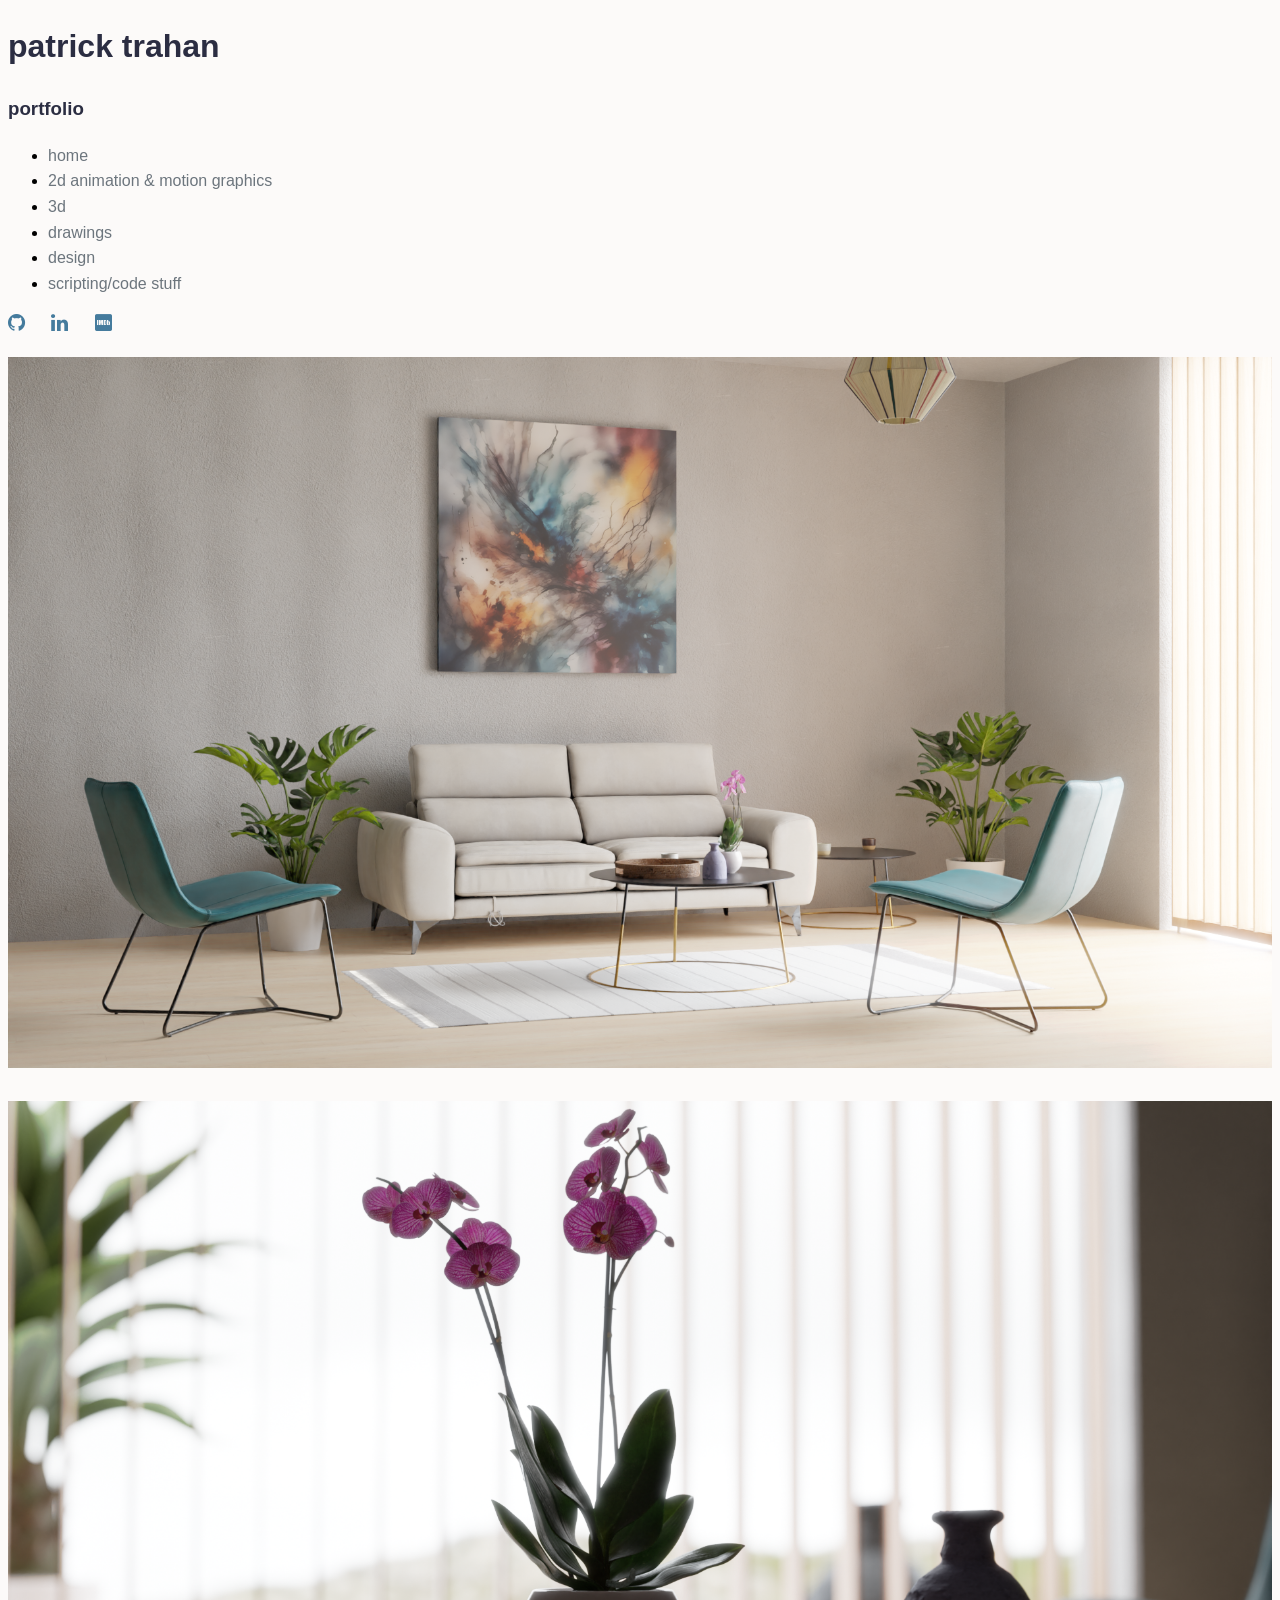
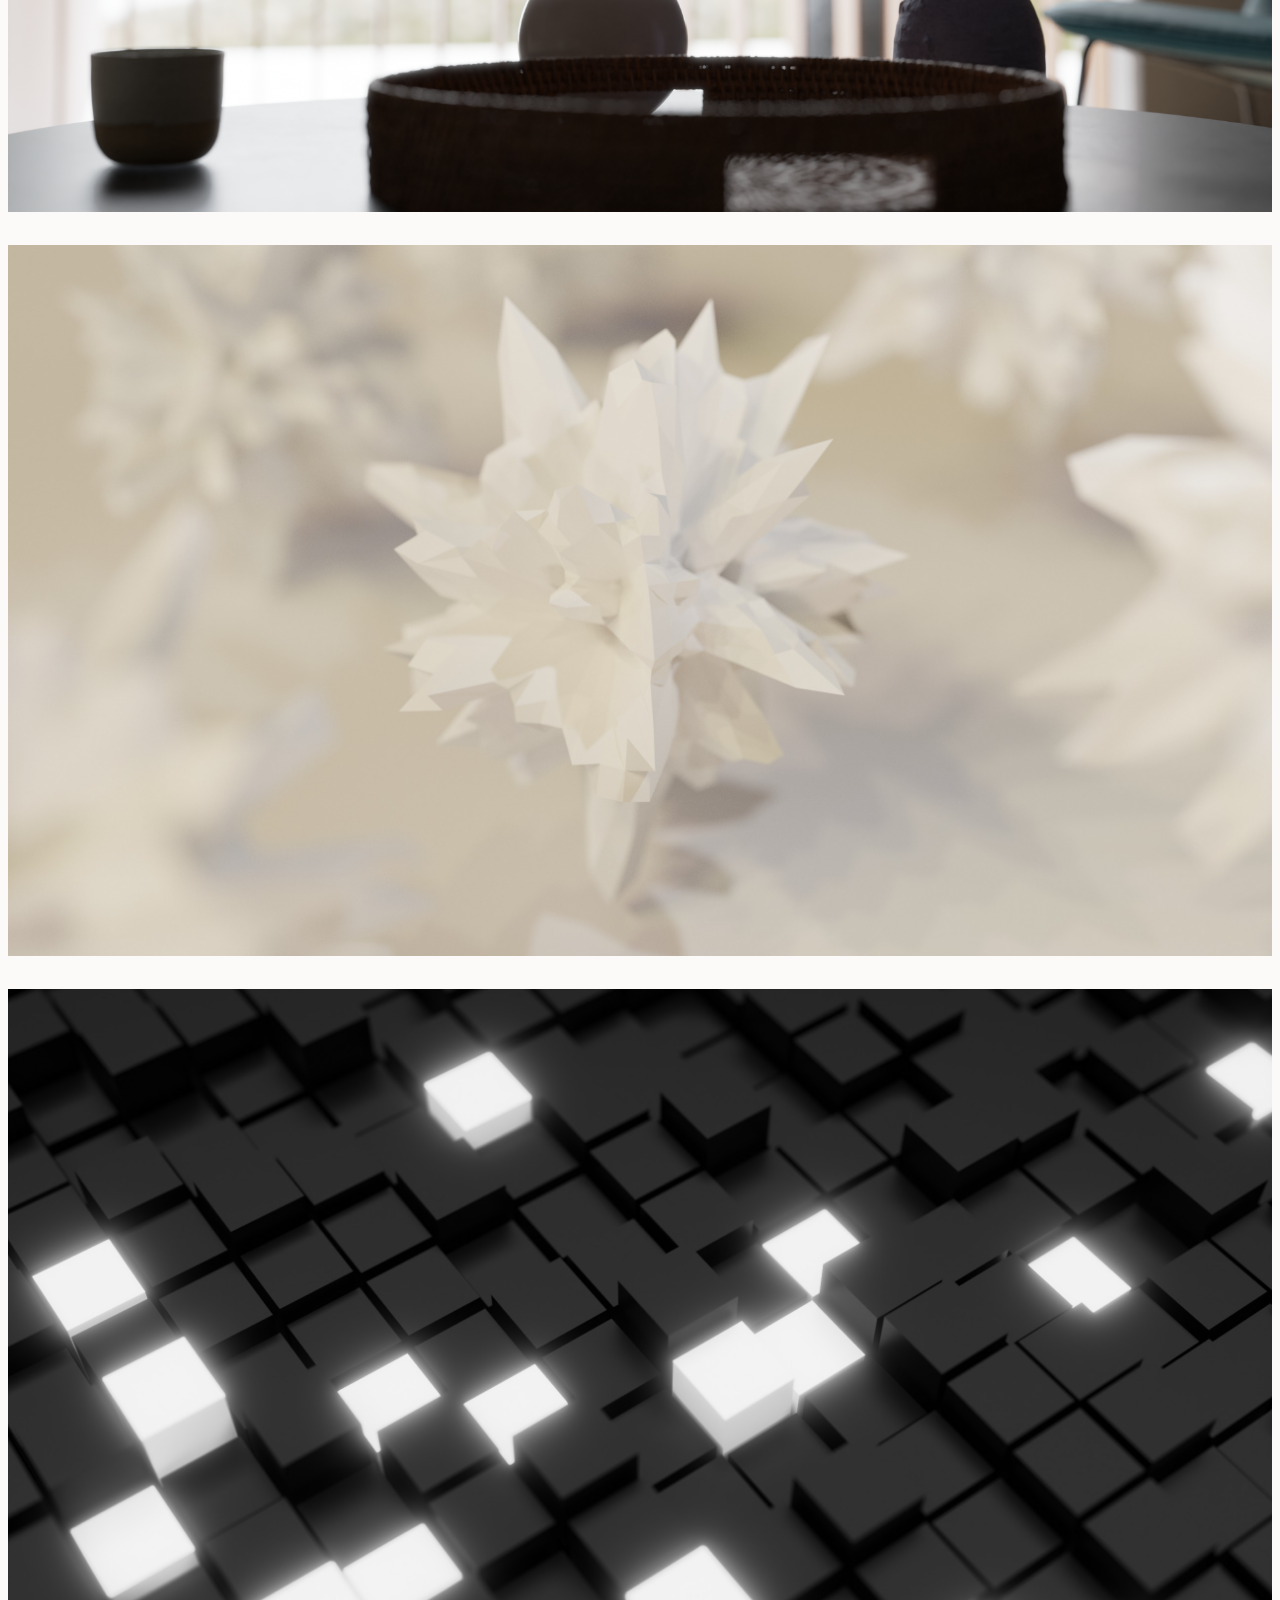
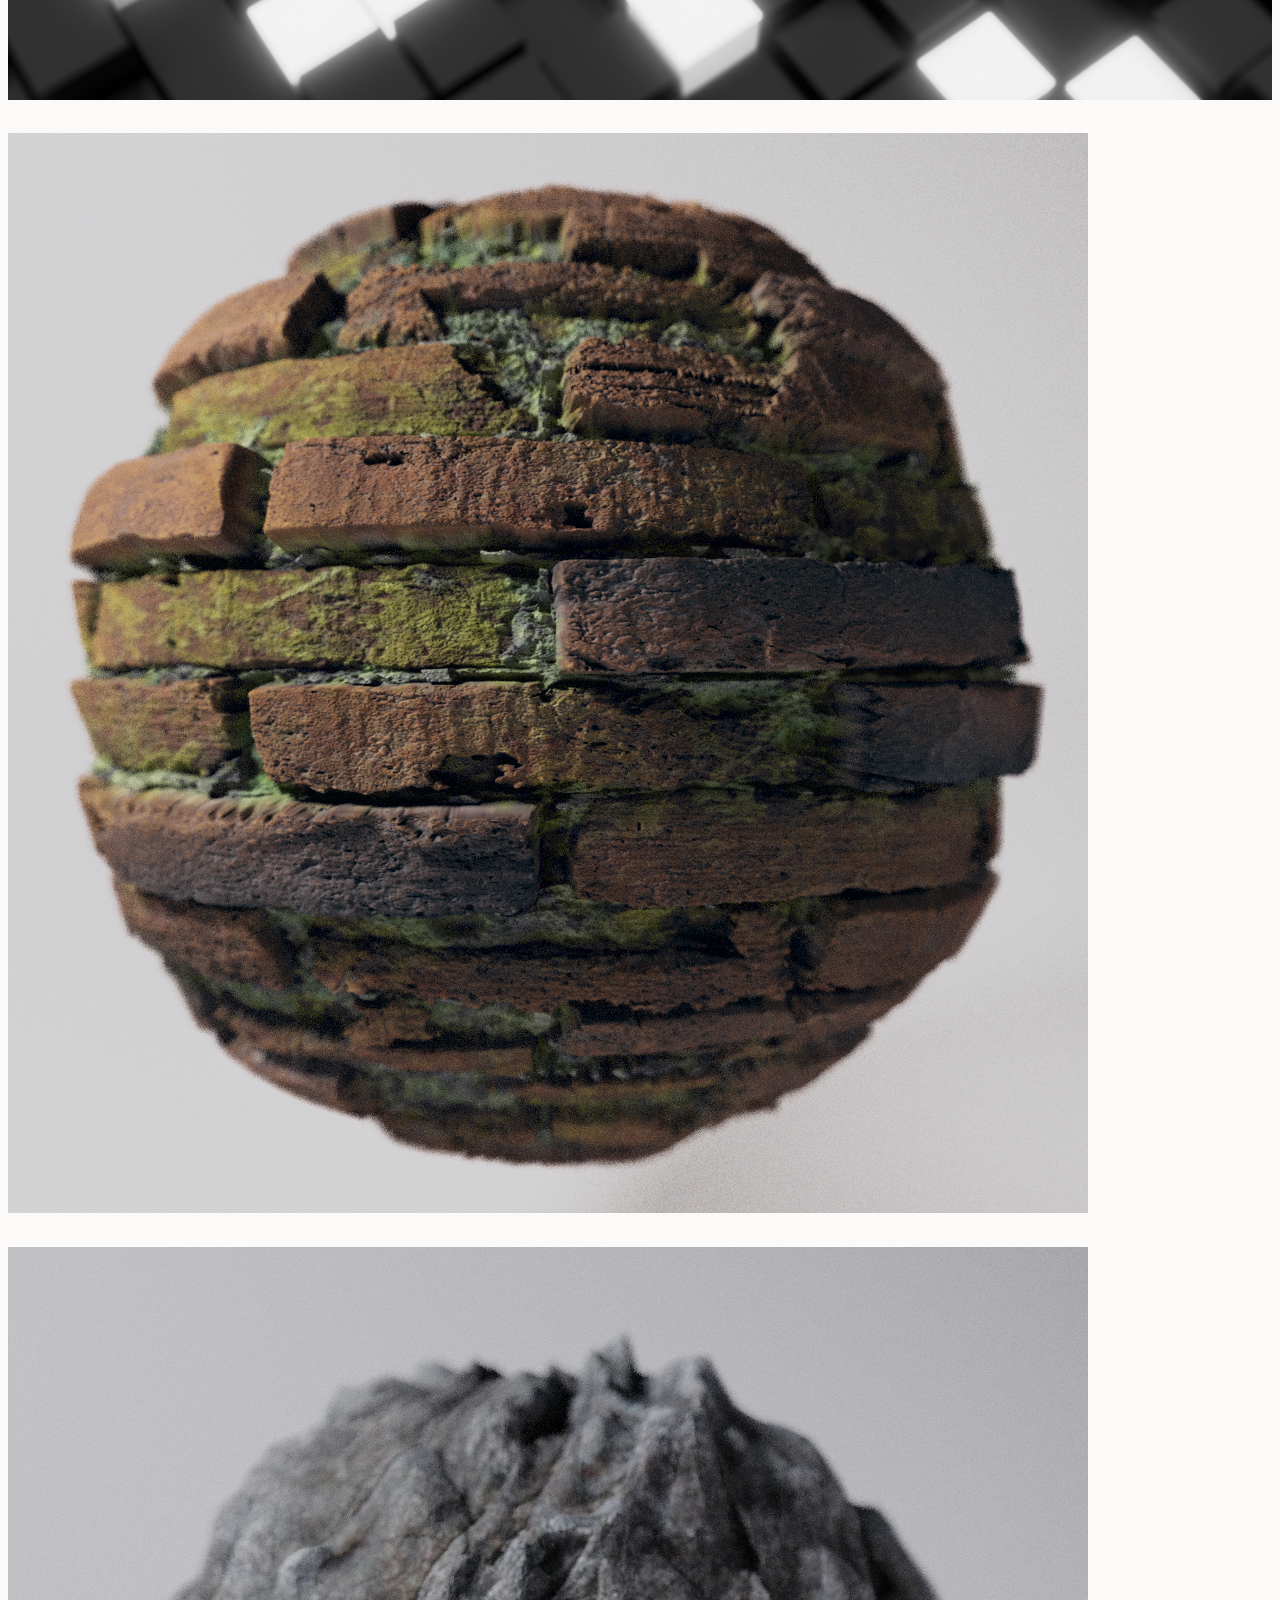
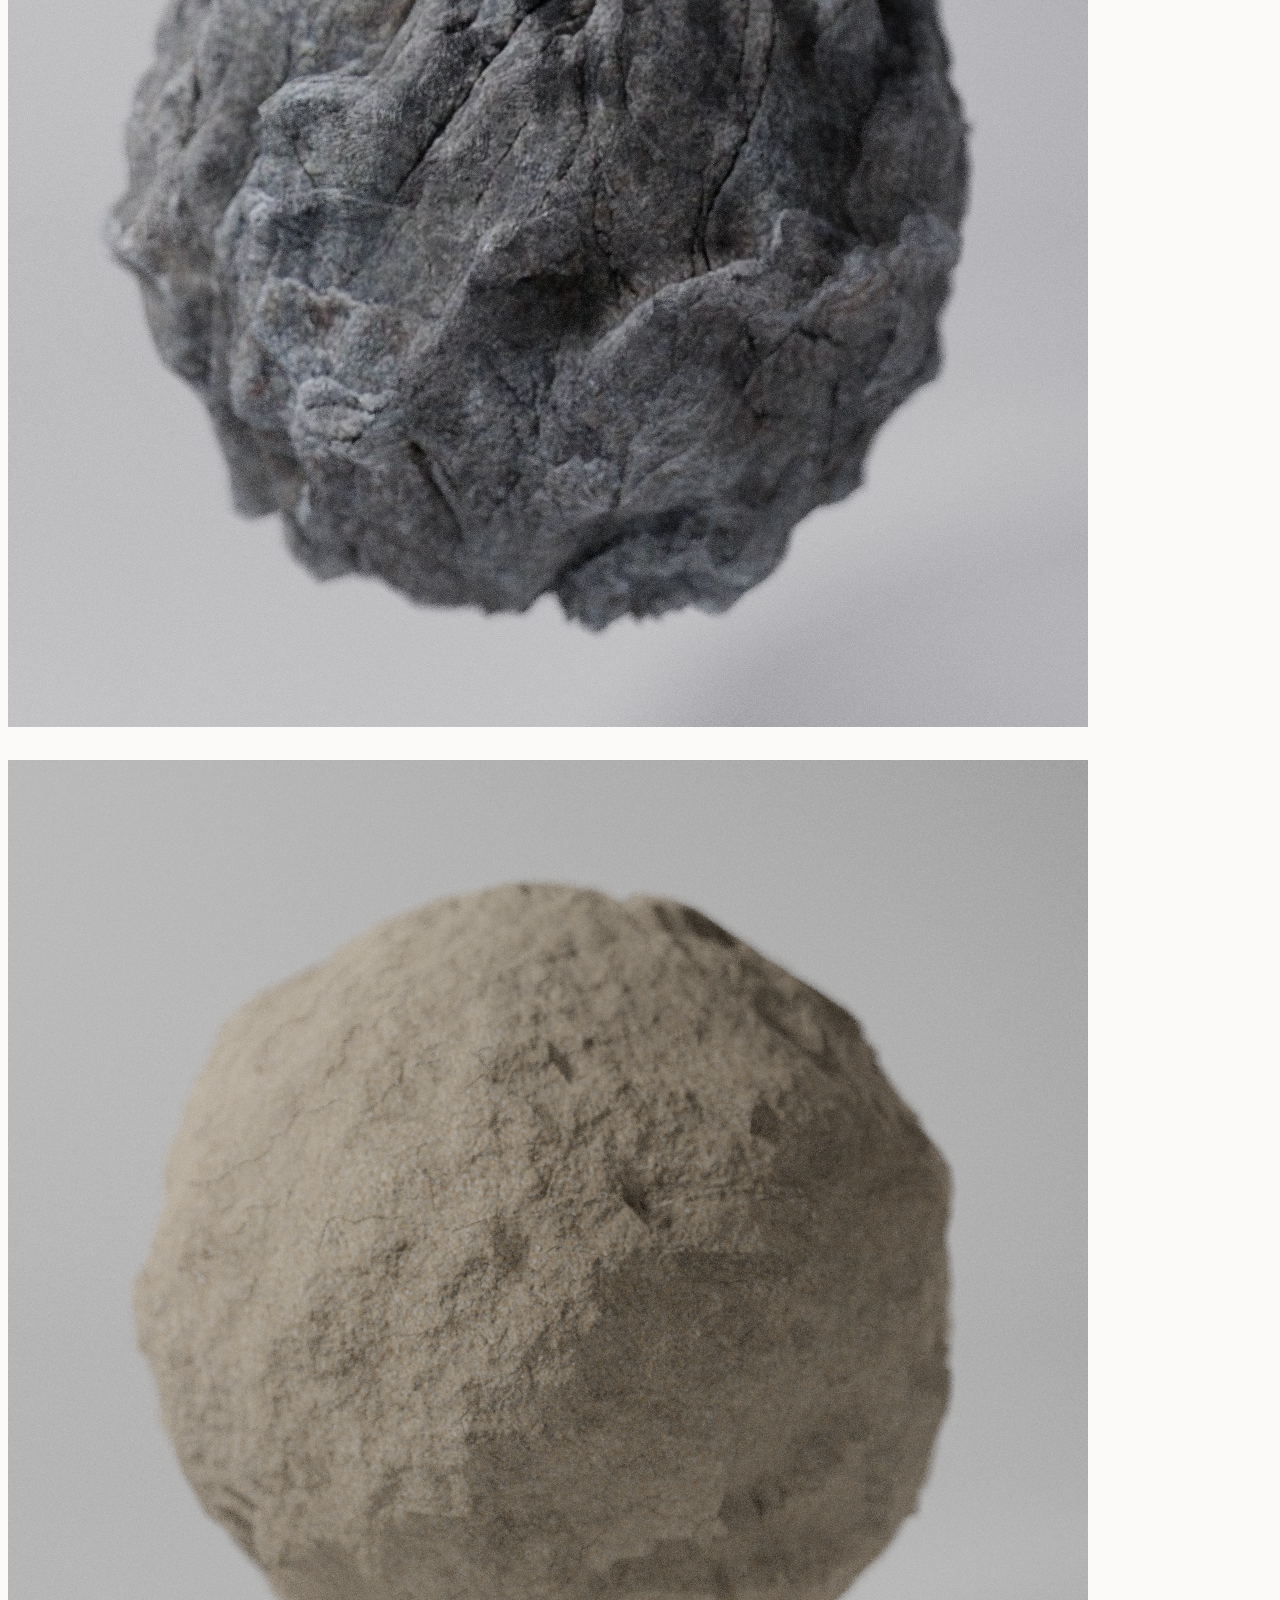
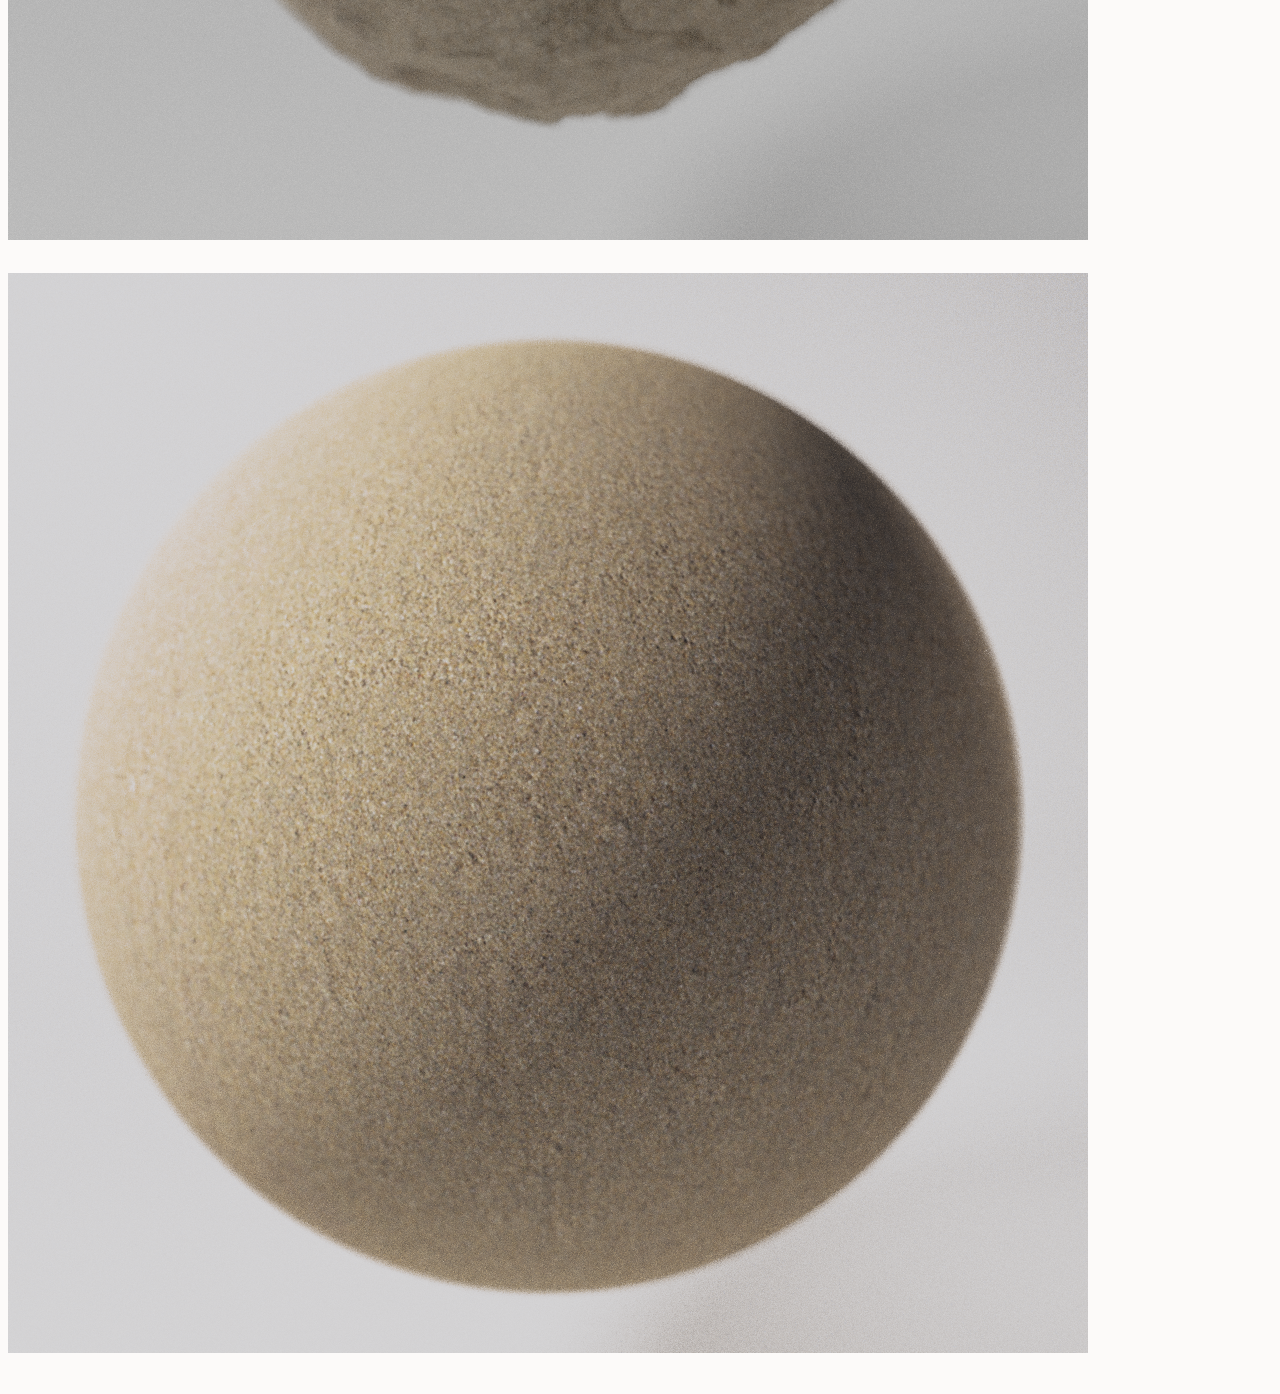
<file: 3d.html>
<!DOCTYPE html>
<html>
<title>Patrick Trahan Projects</title>
<meta description="Personal website for Patrick Trahan. Programming, art, music, and design">
<meta charset="utf-8">
<meta name="viewport" content="width=device-width, initial-scale=1">
<link rel="stylesheet" type="text/css" href="style.css">
<link rel="stylesheet" href="https://cdnjs.cloudflare.com/ajax/libs/font-awesome/4.7.0/css/font-awesome.min.css">
<link href="https://fonts.googleapis.com/icon?family=Material+Icons" rel="stylesheet">
<link rel="stylesheet" href="https://unpkg.com/aos@next/dist/aos.css" /> 
<!--<link href="path/to/prism.css" rel="stylesheet" />

<!--P5 LIBRARY-->
<!--<script type="text/javascript" src="p5.min.js"></script>

<!--P5 ANIMATION-->
<!--<script type="text/javascript" src="bganimation.js"></script>
<body align="center" data-aos="fade-in">

<script src="path/to/prism.js"></script>

<!--PARTICLES ANIMATION -->
<!--<div id="particles-js"></div>
<script src="particles.js"></script>-->

  <h1 align="left" class="name" data-aos="fade-in" data-aos-delay="100" ><strong>patrick trahan</strong></h1>
  <h3 align="left" class="name2" data-aos="fade-in" data-aos-delay="150"> portfolio</h3>

  <!-- PAGES MENU -->
  <ul data-aos="fade-in" data-aos-delay="200" >
    <li><a href="index.html">home</a></li>
    <li><a href="2dAnimationAndMotionGraphics.html">2d animation & motion graphics</a></li>
    <li><a href="3d.html">3d</a></li>
    <li><a href="drawings.html">drawings</a></li>
    <li><a href="design.html">design</a></li>
    <li><a href="code.html">scripting/code stuff</a></li>
  </ul> 


  <!-- LINKS -->
  <div align="left" data-aos="fade-in" data-aos-delay="250">

    <!-- GITHUB -->
    <a style="font-size:20px" href="https://github.com/patricktrahan" target="_blank" class="fa fa-github social"></a>

    <!-- LINKEDIN -->
    <a style="font-size:20px" href="https://www.linkedin.com/in/patricktrahan/" target="_blank" class="fa fa-linkedin social"></a>

    <!-- IMDB -->
    <a style="font-size:20px" href="http://www.imdb.com/name/nm5206899/" target="_blank" class="fa fa-imdb social"></a>
  </div>

<!--MAIN CONTENT-->
<div class="main-section" data-aos="fade-in" data-aos-delay="200">

 <div class="space"></div>

  
<!-- 3D -->
  <div class="" data-aos="fade-left">
    <div class="">
      <h3 align="" class="title2"></h3>
      <div class="center">
        <p align=""></p>
      </div>

  <div class="space2"></div>

  <div class="">
        <div class=""><img src="media/Interior_001.png"></div><br>
        <div class=""><img src="media/Interior_002.png"></div><br>
        <div class=""><img src="media/Abstract_Urchins_001.jpg"></div><br>
        <div class=""><img src="media/Cube_Grid_0010001.jpg"></div><br>
        <div class=""><img src="media/brickball_007.png"></div><br>
        <div class=""><img src="media/rockball_002.jpg"></div><br>
        <div class=""><img src="media/sandball_002.png"></div><br>
        <div class=""><img src="media/sandball_001.png"></div><br>
  </div>
  </div>
</div>

  <div class="space"></div>

</div>

<div class="space"></div>

<script src="https://unpkg.com/aos@next/dist/aos.js"></script>
  <script>
    AOS.init();
  </script>

</body>
</html>
</file>
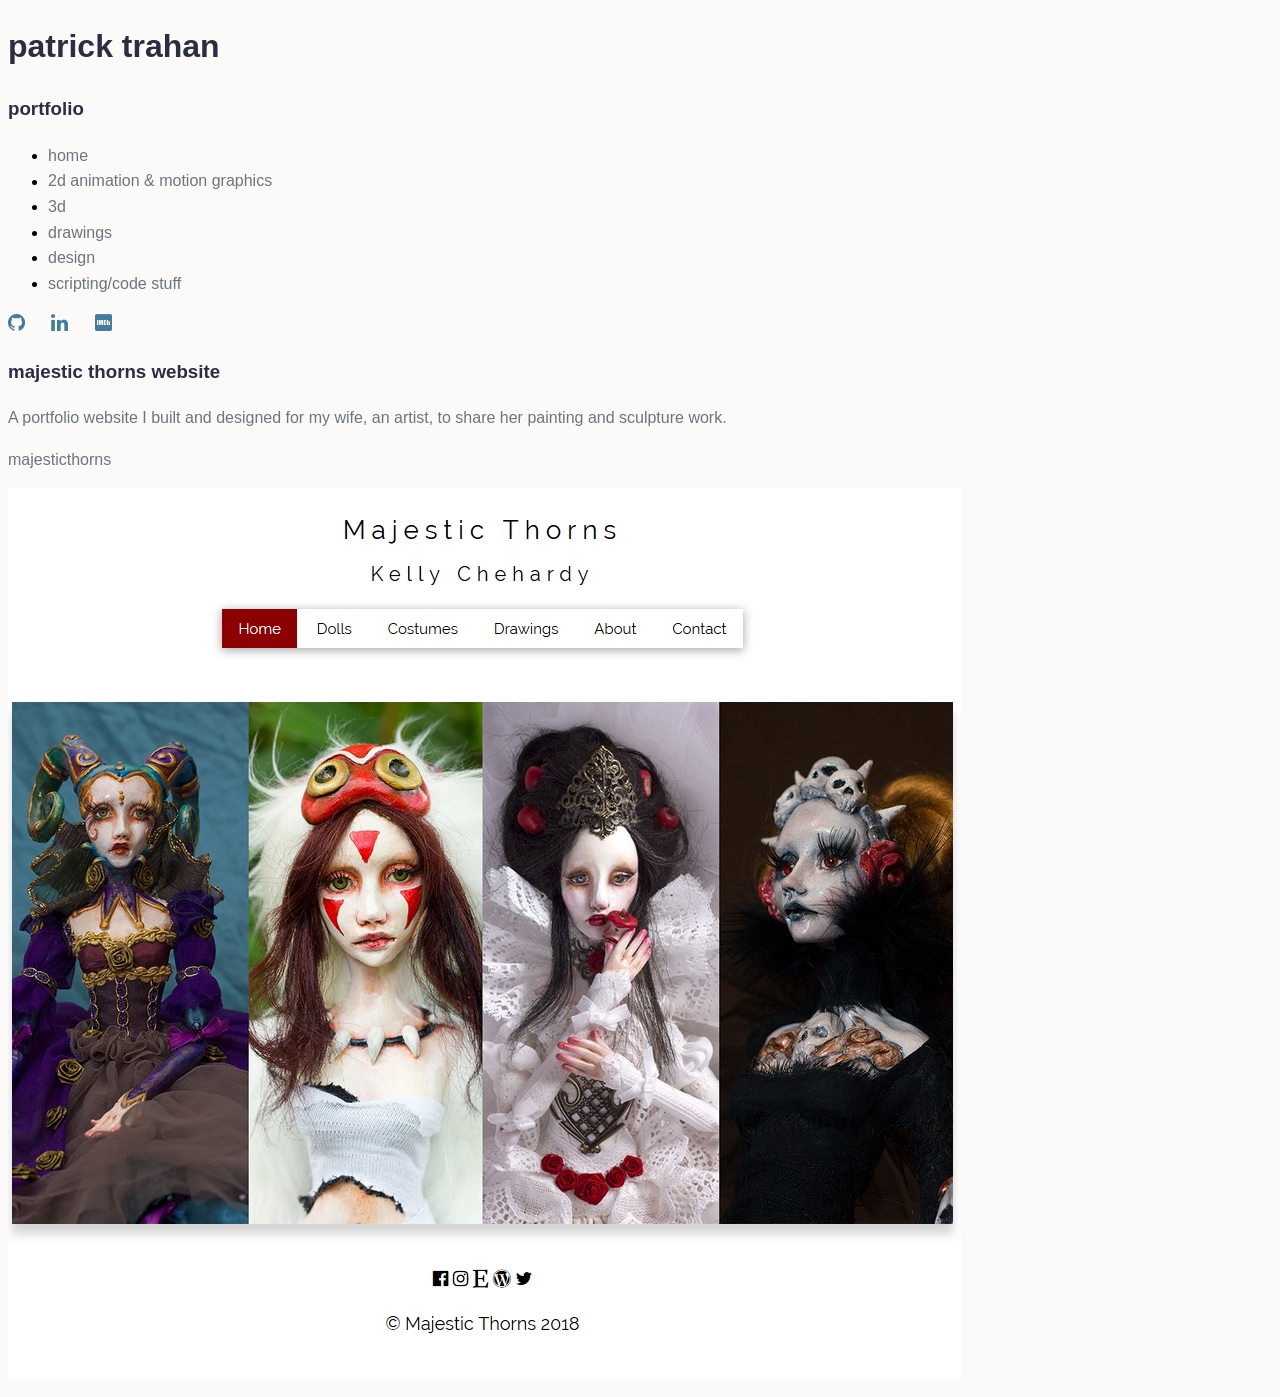
<file: design.html>
<!DOCTYPE html>
<html>
<title>Patrick Trahan Projects</title>
<meta description="Personal website for Patrick Trahan. Programming, art, music, and design">
<meta charset="utf-8">
<meta name="viewport" content="width=device-width, initial-scale=1">
<link rel="stylesheet" type="text/css" href="style.css">
<link rel="stylesheet" href="https://cdnjs.cloudflare.com/ajax/libs/font-awesome/4.7.0/css/font-awesome.min.css">
<link href="https://fonts.googleapis.com/icon?family=Material+Icons" rel="stylesheet">
<link rel="stylesheet" href="https://unpkg.com/aos@next/dist/aos.css" /> 
<!--<link href="path/to/prism.css" rel="stylesheet" />

<!--P5 LIBRARY-->
<!--<script type="text/javascript" src="p5.min.js"></script>

<!--P5 ANIMATION-->
<!--<script type="text/javascript" src="bganimation.js"></script>
<body align="center" data-aos="fade-in">

<script src="path/to/prism.js"></script>

<!--PARTICLES ANIMATION -->
<!--<div id="particles-js"></div>
<script src="particles.js"></script>-->

  <h1 align="left" class="name" data-aos="fade-in" data-aos-delay="100" ><strong>patrick trahan</strong></h1>
  <h3 align="left" class="name2" data-aos="fade-in" data-aos-delay="150"> portfolio</h3>

  <!-- PAGES MENU -->
  <ul data-aos="fade-in" data-aos-delay="200" >
    <li><a href="index.html">home</a></li>
    <li><a href="2dAnimationAndMotionGraphics.html">2d animation & motion graphics</a></li>
    <li><a href="3d.html">3d</a></li>
    <li><a href="drawings.html">drawings</a></li>
    <li><a href="design.html">design</a></li>
    <li><a href="code.html">scripting/code stuff</a></li>
  </ul> 


  <!-- LINKS -->
  <div align="left" data-aos="fade-in" data-aos-delay="250">

    <!-- GITHUB -->
    <a style="font-size:20px" href="https://github.com/patricktrahan" target="_blank" class="fa fa-github social"></a>

    <!-- LINKEDIN -->
    <a style="font-size:20px" href="https://www.linkedin.com/in/patricktrahan/" target="_blank" class="fa fa-linkedin social"></a>

    <!-- IMDB -->
    <a style="font-size:20px" href="http://www.imdb.com/name/nm5206899/" target="_blank" class="fa fa-imdb social"></a>
  </div>

<!--MAIN CONTENT-->
<div class="main-section" data-aos="fade-in" data-aos-delay="200">

 <div class="space"></div>

  
<!-- Majestic Thorns Website -->
  <div class="row" data-aos="fade-left" data-aos-delay="600">
    <div class="column">
      <h3 align="left" class="title2">majestic thorns website</h3>
      <div class="center">
        <p align="left">A portfolio website I built and designed for my wife, an artist, to share her painting and sculpture work.</p>
        <p align="left"><a href="http://majesticthorns.com/" target="_blank">majesticthorns</a></p>
      </div>  
    </div>

    <div class="space"></div>

    <a href="http://majesticthorns.com/" target="_blank">
      <img src="media/majesticThornsHome.jpg">
    </a>

  </div>

  <div class="space"></div>

</div>

<div class="space"></div>

<script src="https://unpkg.com/aos@next/dist/aos.js"></script>
  <script>
    AOS.init();
  </script>

</body>
</html>
</file>
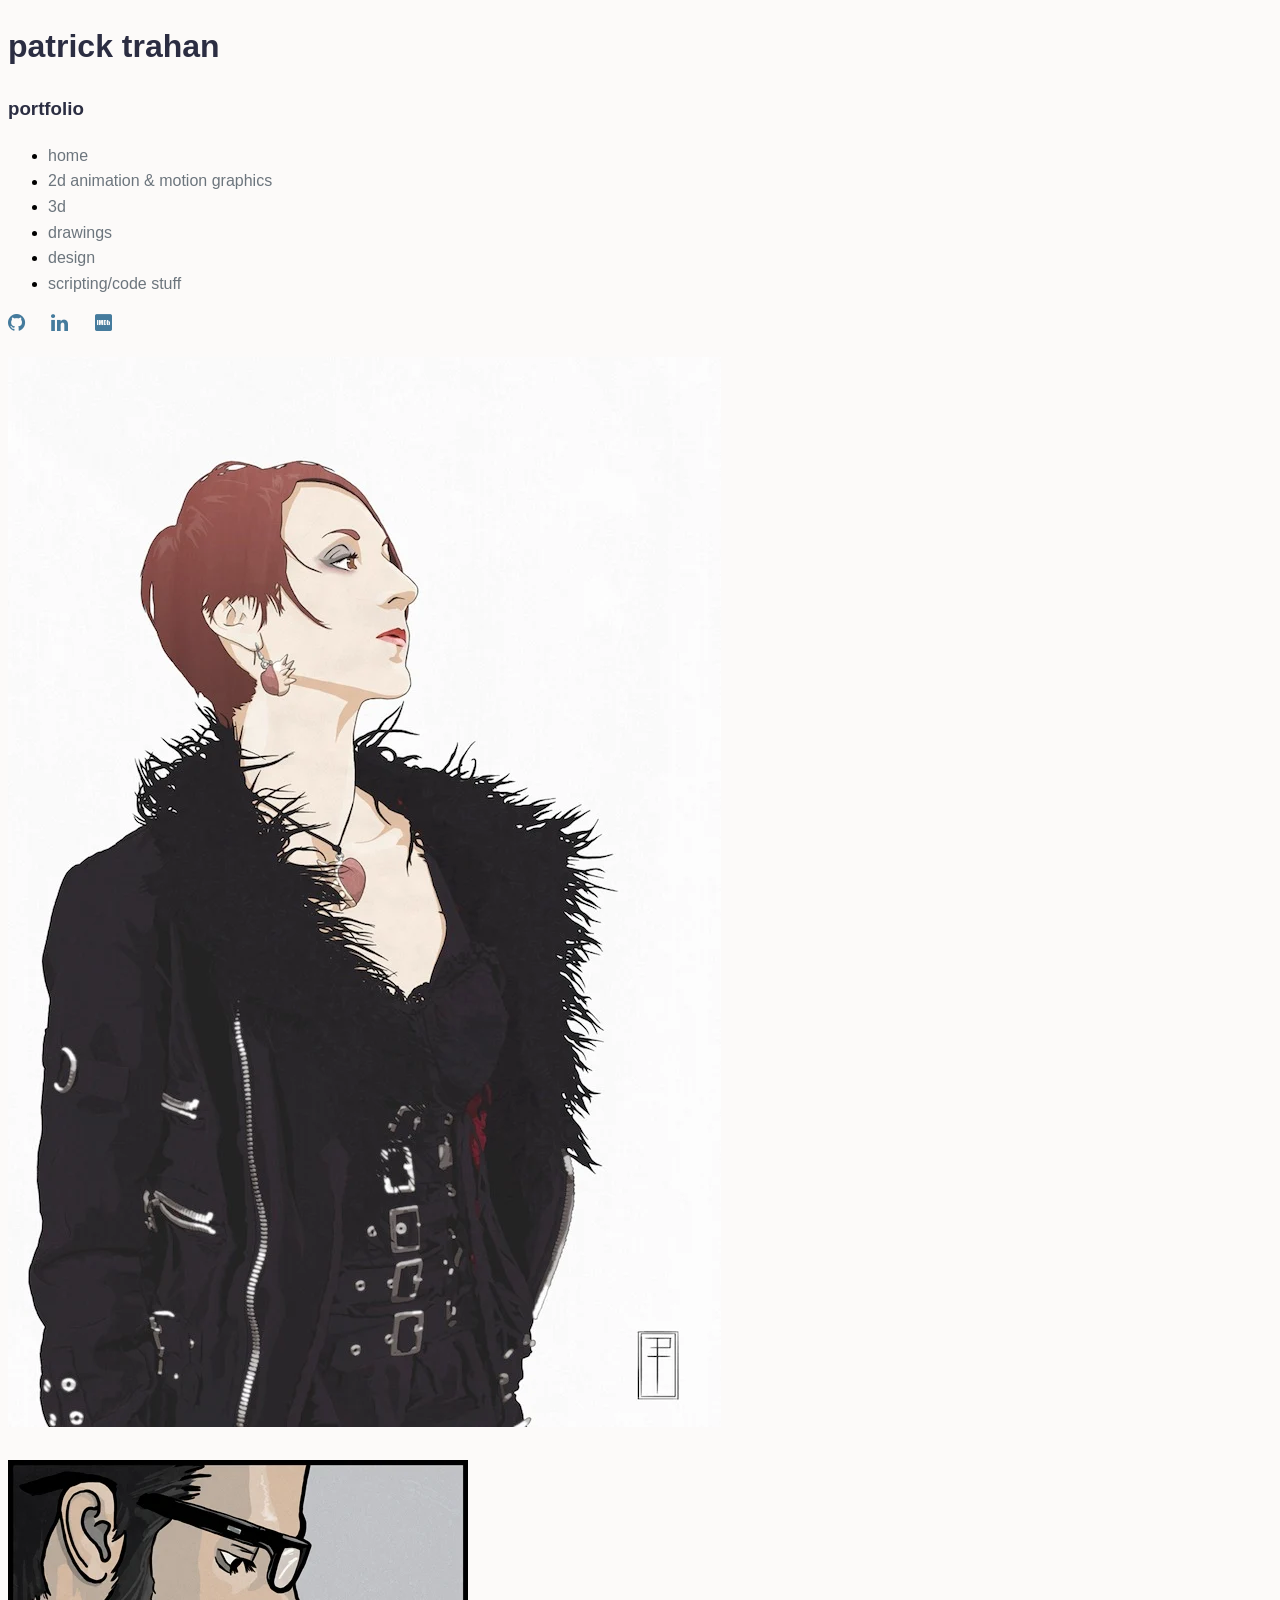
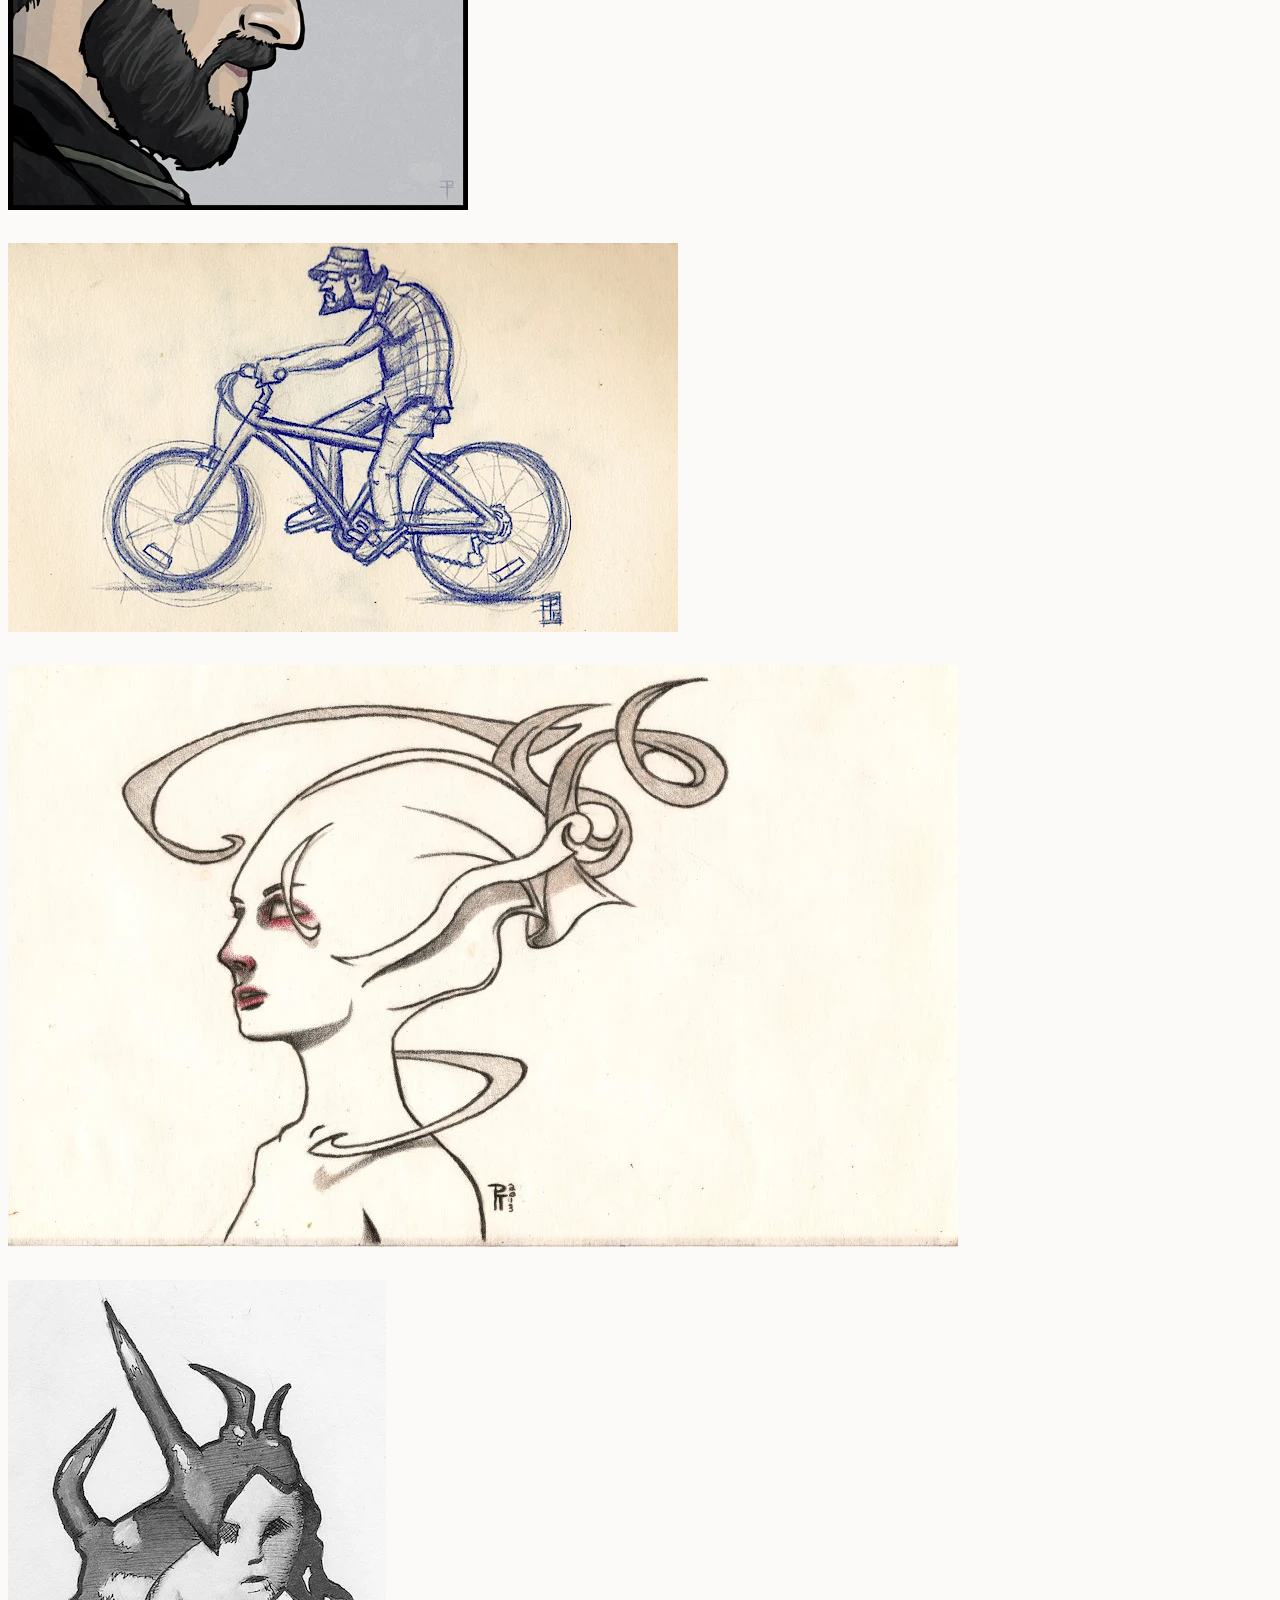
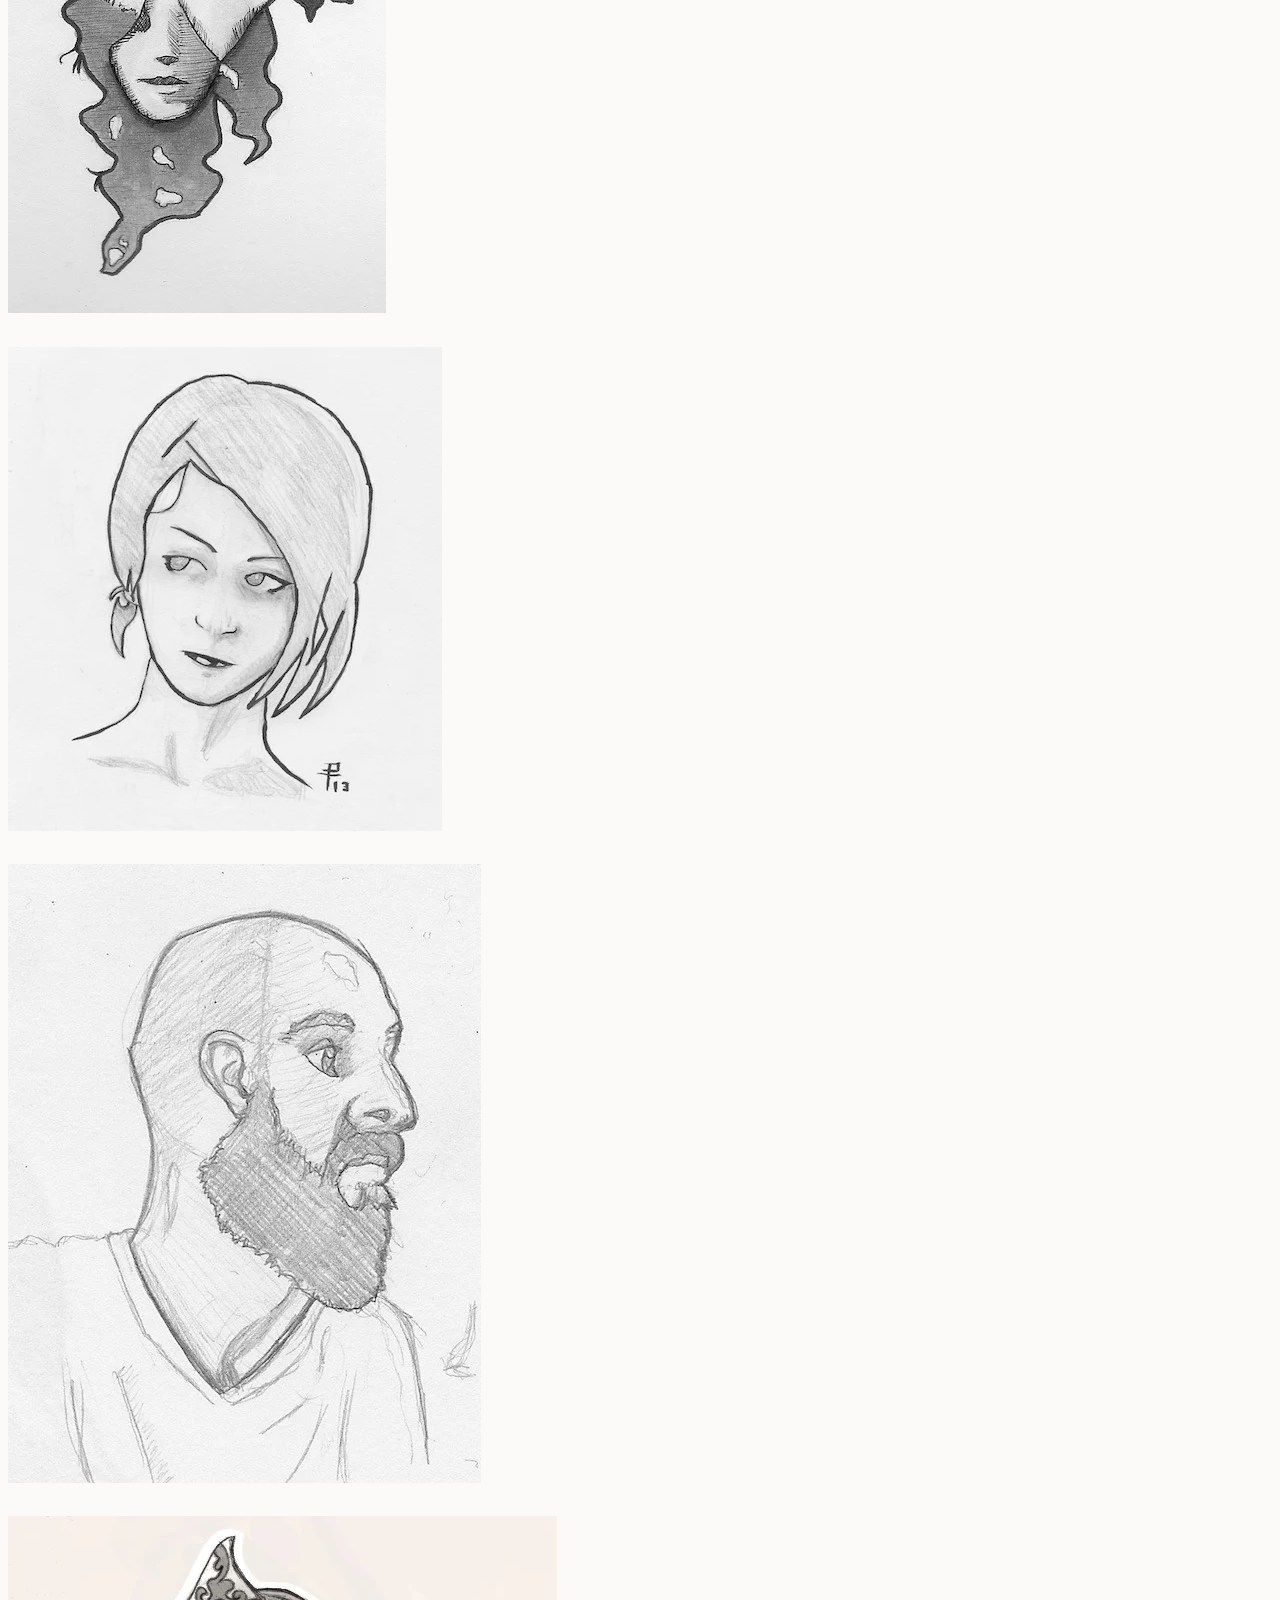
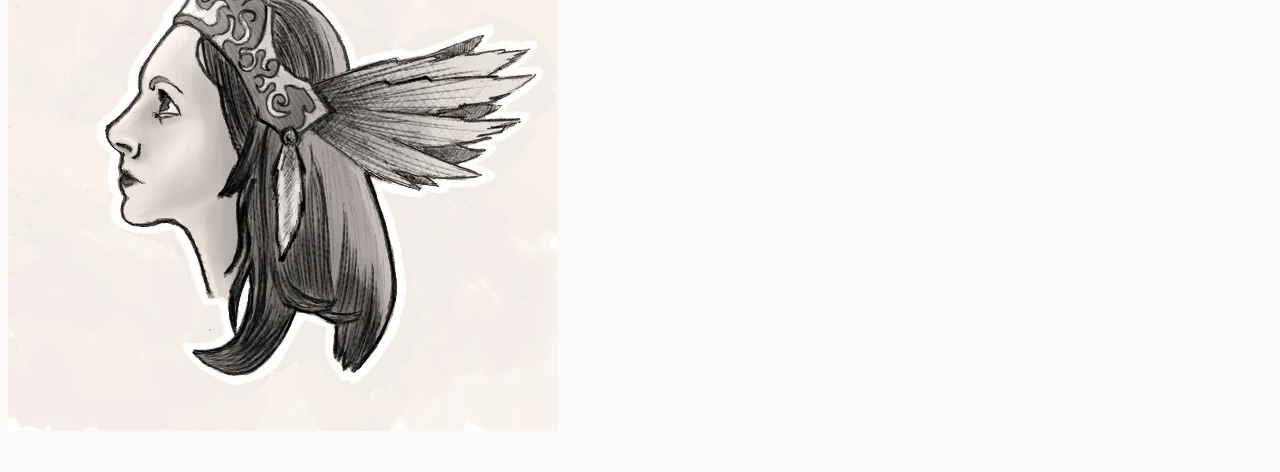
<file: drawings.html>
<!DOCTYPE html>
<html>
<title>Patrick Trahan Projects</title>
<meta description="Personal website for Patrick Trahan. Programming, art, music, and design">
<meta charset="utf-8">
<meta name="viewport" content="width=device-width, initial-scale=1">
<link rel="stylesheet" type="text/css" href="style.css">
<link rel="stylesheet" href="https://cdnjs.cloudflare.com/ajax/libs/font-awesome/4.7.0/css/font-awesome.min.css">
<link href="https://fonts.googleapis.com/icon?family=Material+Icons" rel="stylesheet">
<link rel="stylesheet" href="https://unpkg.com/aos@next/dist/aos.css" /> 
<!--<link href="path/to/prism.css" rel="stylesheet" />

<!--P5 LIBRARY-->
<!--<script type="text/javascript" src="p5.min.js"></script>

<!--P5 ANIMATION-->
<!--<script type="text/javascript" src="bganimation.js"></script>
<body align="center" data-aos="fade-in">

<script src="path/to/prism.js"></script>

<!--PARTICLES ANIMATION -->
<!--<div id="particles-js"></div>
<script src="particles.js"></script>-->
  
  <h1 align="left" class="name" data-aos="fade-in" data-aos-delay="100" ><strong>patrick trahan</strong></h1>
  <h3 align="left" class="name2" data-aos="fade-in" data-aos-delay="150"> portfolio</h3>

  <!-- PAGES MENU -->
  <ul data-aos="fade-in" data-aos-delay="200" >
    <li><a href="index.html">home</a></li>
    <li><a href="2dAnimationAndMotionGraphics.html">2d animation & motion graphics</a></li>
    <li><a href="3d.html">3d</a></li>
    <li><a href="drawings.html">drawings</a></li>
    <li><a href="design.html">design</a></li>
    <li><a href="code.html">scripting/code stuff</a></li>
  </ul> 


  <!-- LINKS -->
  <div align="left" data-aos="fade-in" data-aos-delay="250">

    <!-- GITHUB -->
    <a style="font-size:20px" href="https://github.com/patricktrahan" target="_blank" class="fa fa-github social"></a>

    <!-- LINKEDIN -->
    <a style="font-size:20px" href="https://www.linkedin.com/in/patricktrahan/" target="_blank" class="fa fa-linkedin social"></a>

    <!-- IMDB -->
    <a style="font-size:20px" href="http://www.imdb.com/name/nm5206899/" target="_blank" class="fa fa-imdb social"></a>
  </div>

<!--MAIN CONTENT-->
<div class="main-section" data-aos="fade-in" data-aos-delay="200">

 <div class="space"></div>

  
<!-- 3D -->
  <div class="" data-aos="fade-left">
    <div class="">
      <h3 align="" class="title2"></h3>
      <div class="center">
        <p align=""></p>
      </div>

  <div class="space2"></div>

  <div class="">
        <div class=""><img src="media/portraitWithJacket.webp"></div><br>
        <div class=""><img src="media/selfPortrait001.webp"></div><br>
        <div class=""><img src="media/sketchBike.webp"></div><br>
        <div class=""><img src="media/sketchAlien.webp"></div><br>
        <div class=""><img src="media/sketchBlendFace.webp"></div><br>
        <div class=""><img src="media/sketchPortrait001.webp"></div><br>
        <div class=""><img src="media/sketchPortrait002.webp"></div><br>
        <div class=""><img src="media/sketchPortrait003.webp"></div><br>
  </div>
  </div>
</div>

  <div class="space"></div>

</div>

<div class="space"></div>

<script src="https://unpkg.com/aos@next/dist/aos.js"></script>
  <script>
    AOS.init();
  </script>

</body>
</html>
</file>
<file: style.css>
body {
    font-family: Arial, sans-serif;
    line-height: 1.6;
    background-color: #fcfaf9;
}
h1, h2, h3 {
    color: #2B2D42;
} 

p {
    color: #6C757D;
}
a {
    color: #6C757D;
    text-decoration: none;
}
a:hover {
    color: #F4A261;
    text-decoration: none;
    transition: color 0.3s ease-in-out;
}

.light-text {
    color: #ffffff;
}


.btn {
    background-color: #457B9D;
    color: white;
    border: none;
    padding: 10px 20px;
    cursor: pointer;
}
.btn:hover {
    background-color: #F4A261;
}

.navbar {
    background-color: #457B9D;
    margin-bottom: 20px;
    position: sticky;
    top: 0;
    z-index: 1000;
}
.navbar-brand {
    font-weight: bold;
}
.navbar-nav .nav-link {
    padding: 10px 15px;

}

.container {
    max-width: 1200px;
    margin: auto;
    padding: 20px;
}
img {
    max-width: 100%;
    height: auto;
}
.card {
    border: 1px solid #6C757D;
    border-radius: 5px;
    margin-bottom: 20px;
}
.card img {
    border-top-left-radius: 5px;
    border-top-right-radius: 5px;
}
.card-body {
    padding: 15px;
}
.card-title {
    font-size: 1.25rem;
    margin-bottom: 10px;
}
.card-text {
    color: #555;
}
.footer {
    text-align: center;
    padding: 20px;
    background-color: #f8f9fa;
    margin-top: 20px;
}


.navbar-toggler {
    border: none;
}

.feature {
    margin-bottom: 70px;
}

.feature-icon {
    width: 60px;
    height: 60px;
    border-radius: 50%;
    background-color: #457B9D;
    color: white;
    display: flex;
    align-items: center;
    justify-content: center;
}

.feature-icon svg {
    width: 30px;
    height: 30px;
}

.feature h3 {
    margin-top: 20px;
}

.feature p {
    margin-top: 10px;
}

.social {
    color: #457B9D;
    transition: color 0.3s ease;
    font-size: 1.5rem;
    margin-right: 15px;
    width: 24px;
    height: 24px;
}

.social:hover {
    color: #F4A261;
}

@keyframes slideIn {
    from {
        transform: translateY(-20px);
        opacity: 0;
    }
    to {
        transform: translateY(0);
        opacity: 1;
    }
}
@media (max-width: 768px) {
    .navbar-nav {
        text-align: center;
        transition: all 0.3s ease-in-out;

    }
    .navbar-nav .nav-link {
        padding: 10px;
    }
}
</file>
